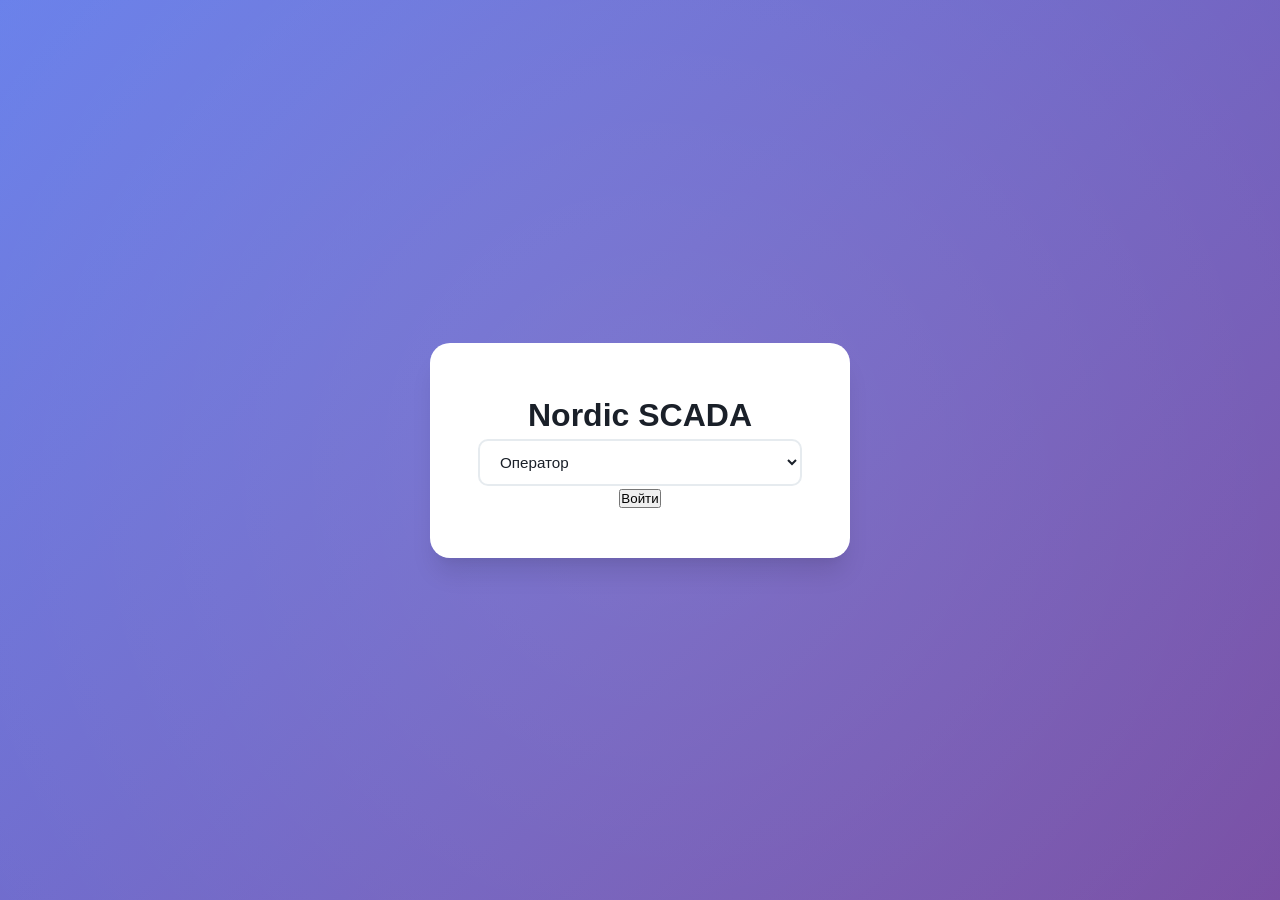
<file: nordic-scada/index.html>
<!DOCTYPE html>
<html lang="ru">
<head>
    <meta charset="UTF-8">
    <meta name="viewport" content="width=device-width, initial-scale=1.0">
    <title>Nordic SCADA</title>
    <link rel="stylesheet" href="css/style.css">
</head>
<body>
    <!-- Экран входа -->
    <div id="login-screen" class="screen active">
        <div class="login-container">
            <h1>Nordic SCADA</h1>
            <select id="user-role">
                <option value="operator">Оператор</option>
                <option value="admin">Администратор</option>
            </select>
            <input type="password" id="password-input" placeholder="Пароль" style="display:none;">
            <button id="login-btn">Войти</button>
            <p id="login-error" class="error"></p>
        </div>
    </div>

    <!-- Основной интерфейс -->
    <div id="main-interface" class="screen">
        <!-- Боковое меню -->
        <aside class="sidebar">
            <div class="menu-section">
                <h3>Меню</h3>
                <ul id="main-menu">
                    <li data-module="devices"><span class="icon">🔌</span> Устройства</li>
                    <li data-module="settings" class="admin-only"><span class="icon">⚙️</span> Настройки</li>
                    <li data-module="alarms"><span class="icon">⚠️</span> Аварии</li>
                    <li data-module="io-monitor" class="admin-only"><span class="icon">📊</span> I/O Монитор</li>
                    <li data-module="graphs"><span class="icon">📈</span> Графики</li>
                </ul>
            </div>
            <div id="dynamic-modules" class="menu-section">
                <!-- Динамические модули -->
            </div>
            <div class="user-info">
                <span id="current-user">Гость</span>
                <button id="logout-btn">Выход</button>
            </div>
        </aside>

        <!-- Основная рабочая область -->
        <main class="workspace">
            <!-- Панель устройств -->
            <div id="devices-panel" class="module-panel active">
                <div class="panel-header">
                    <h2>Устройства</h2>
                    <button id="add-device-btn" class="admin-only">+ Добавить устройство</button>
                </div>
                <div id="devices-list" class="devices-grid">
                    <!-- Список устройств -->
                </div>
            </div>

            <!-- Мнемосхема устройства -->
            <div id="schema-panel" class="module-panel">
                <div class="panel-header">
                    <button id="back-to-devices">← Назад</button>
                    <h2 id="schema-title">Мнемосхема</h2>
                    <div class="schema-controls">
                        <button id="save-schema-btn" class="admin-only">💾 Сохранить</button>
                        <button id="toggle-library-btn" class="admin-only">📚 Библиотека</button>
                        <button id="zoom-in">+</button>
                        <button id="zoom-out">−</button>
                        <button id="toggle-grid">Сетка</button>
                    </div>
                </div>
                <div id="schema-canvas-container" class="canvas-container">
                    <div id="schema-canvas" class="schema-canvas">
                        <!-- Элементы мнемосхемы -->
                    </div>
                </div>
                
                <!-- Библиотека элементов (админ) -->
                <div id="elements-library" class="library-panel admin-only">
                    <h3>Библиотека элементов</h3>
                    <div class="library-items">
                        <div class="library-item" data-type="fan">Вентилятор</div>
                        <div class="library-item" data-type="damper">Заслонка</div>
                        <div class="library-item" data-type="heater">Нагреватель</div>
                        <div class="library-item" data-type="filter">Фильтр</div>
                        <div class="library-item" data-type="sensor">Датчик</div>
                        <div class="library-item" data-type="button-start">Кнопка ПУСК</div>
                        <div class="library-item" data-type="button-stop">Кнопка СТОП</div>
                        <div class="library-item" data-type="mode-switch">Режим ДИСТ/МЕСТ</div>
                        <div class="library-item" data-type="season-switch">Режим ЗИМА/ЛЕТО</div>
                        <div class="library-item" data-type="setpoint">Уставка</div>
                    </div>
                </div>
                
                <!-- Панель свойств элемента -->
                <div id="element-properties" class="properties-panel">
                    <h3>Свойства элемента</h3>
                    <div id="properties-content">
                        <label>Название: <input type="text" id="prop-name"></label>
                        <label>Переменная: 
                            <select id="prop-variable">
                                <option value="">-- Выберите --</option>
                            </select>
                        </label>
                        <label>Поворот: 
                            <select id="prop-rotation">
                                <option value="0">0°</option>
                                <option value="45">45°</option>
                                <option value="90">90°</option>
                                <option value="135">135°</option>
                                <option value="180">180°</option>
                                <option value="225">225°</option>
                                <option value="270">270°</option>
                                <option value="315">315°</option>
                            </select>
                        </label>
                        <button id="delete-element" class="admin-only danger">Удалить</button>
                    </div>
                </div>
            </div>

            <!-- Панель настроек -->
            <div id="settings-panel" class="module-panel admin-only">
                <div class="panel-header">
                    <h2>Настройки</h2>
                </div>
                <div class="settings-content">
                    <div class="setting-group">
                        <h3>Безопасность</h3>
                        <label>Путь к файлу паролей: <input type="text" id="secret-file-path" value="/etc/nordic/scada/secret.json"></label>
                        <label>Новый пароль администратора: <input type="password" id="new-admin-password"></label>
                        <button id="change-password-btn">Изменить пароль</button>
                    </div>
                    <div class="setting-group">
                        <h3>Модули</h3>
                        <div id="modules-config">
                            <!-- Конфигурация модулей -->
                        </div>
                        <button id="add-module-btn">+ Добавить модуль</button>
                    </div>
                </div>
            </div>

            <!-- Панель аварий -->
            <div id="alarms-panel" class="module-panel">
                <div class="panel-header">
                    <h2>Аварии</h2>
                    <label><input type="checkbox" id="show-only-active"> Только актуальные</label>
                    <select id="alarm-device-filter">
                        <option value="">Все устройства</option>
                    </select>
                </div>
                <div id="alarms-list" class="alarms-table">
                    <table>
                        <thead>
                            <tr>
                                <th>Дата</th>
                                <th>Устройство</th>
                                <th>Описание</th>
                                <th>Статус</th>
                                <th>Рекомендации</th>
                            </tr>
                        </thead>
                        <tbody>
                            <!-- Список аварий -->
                        </tbody>
                    </table>
                </div>
            </div>

            <!-- I/O Монитор -->
            <div id="io-monitor-panel" class="module-panel admin-only">
                <div class="panel-header">
                    <h2>I/O Монитор</h2>
                    <select id="io-device-filter">
                        <option value="">Выберите устройство</option>
                    </select>
                </div>
                <div id="io-variables-list" class="io-table">
                    <table>
                        <thead>
                            <tr>
                                <th>Название</th>
                                <th>Адрес</th>
                                <th>Тип</th>
                                <th>Значение</th>
                                <th>Действие</th>
                            </tr>
                        </thead>
                        <tbody>
                            <!-- Переменные устройства -->
                        </tbody>
                    </table>
                </div>
            </div>

            <!-- Панель графиков -->
            <div id="graphs-panel" class="module-panel">
                <div class="panel-header">
                    <h2>Графики</h2>
                    <button id="add-graph-btn">+ Добавить график</button>
                </div>
                <div id="graphs-container" class="graphs-wrapper">
                    <!-- Контейнеры для графиков -->
                </div>
            </div>
        </main>
    </div>

    <!-- Модальное окно добавления устройства -->
    <div id="add-device-modal" class="modal admin-only">
        <div class="modal-content">
            <h3>Добавить устройство</h3>
            <label>Название: <input type="text" id="device-name"></label>
            <label>Тип подключения: 
                <select id="device-type">
                    <option value="tcpip">TCP/IP</option>
                    <option value="modbus">MODBUS RTU</option>
                </select>
            </label>
            <label>IP/Порт: <input type="text" id="device-address" placeholder="192.168.1.100:502"></label>
            <label>Карта переменных (CSV/MAP): <input type="file" id="device-map-file"></label>
            <div class="modal-actions">
                <button id="confirm-add-device">Добавить</button>
                <button id="cancel-add-device">Отмена</button>
            </div>
        </div>
    </div>

    <script src="js/app.js"></script>
</body>
</html>
</file>
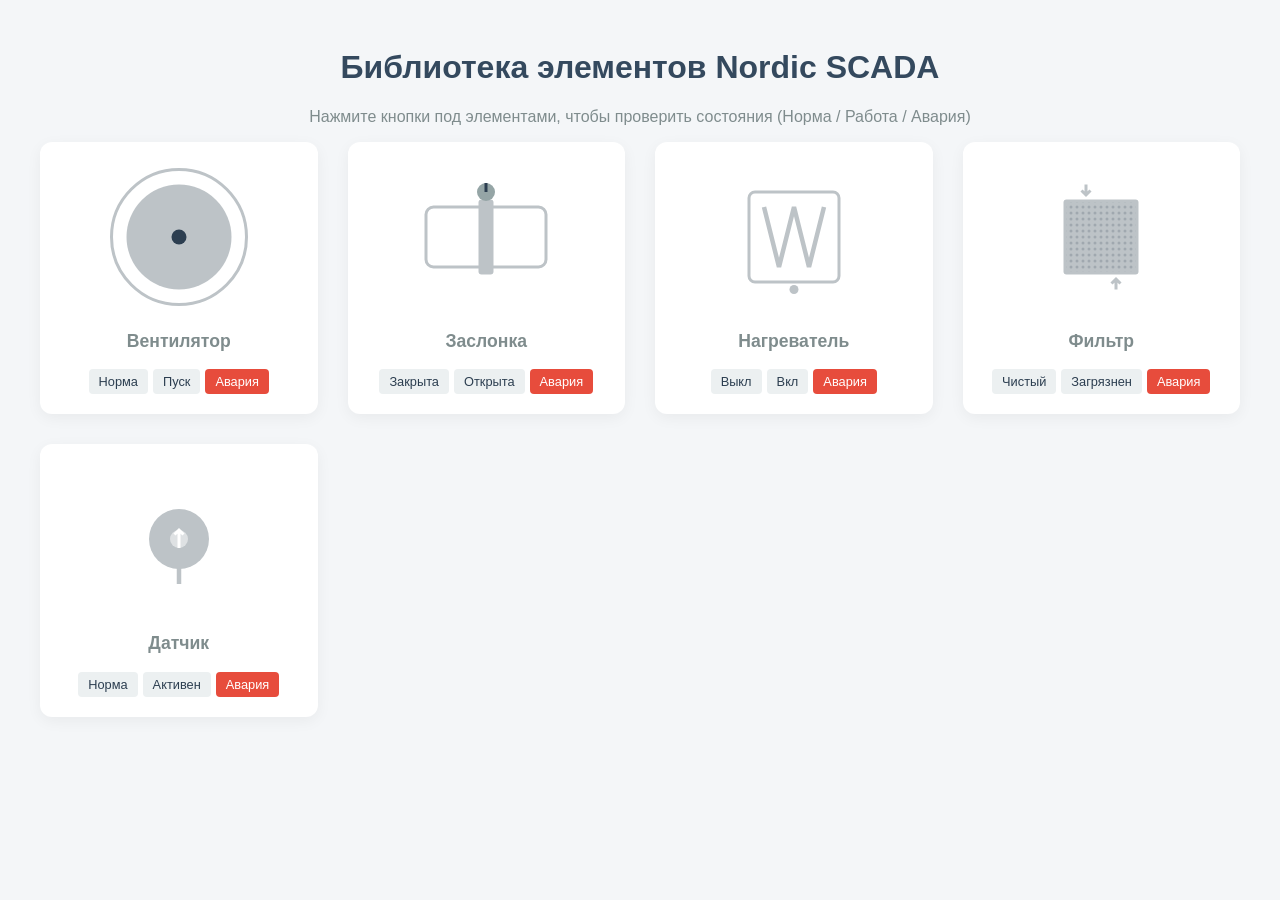
<file: nordic_scada_svg_library.html>
<!DOCTYPE html>
<html lang="ru">
<head>
    <meta charset="UTF-8">
    <meta name="viewport" content="width=device-width, initial-scale=1.0">
    <title>Nordic SCADA - Библиотека SVG элементов</title>
    <style>
        body {
            font-family: 'Segoe UI', Tahoma, Geneva, Verdana, sans-serif;
            background-color: #f4f6f8; /* Светлый фон в стиле Nordic */
            color: #2c3e50;
            padding: 20px;
        }
        h1 { text-align: center; color: #34495e; }
        .gallery {
            display: grid;
            grid-template-columns: repeat(auto-fit, minmax(250px, 1fr));
            gap: 30px;
            max-width: 1200px;
            margin: 0 auto;
        }
        .card {
            background: white;
            border-radius: 12px;
            padding: 20px;
            box-shadow: 0 4px 15px rgba(0,0,0,0.05);
            text-align: center;
            transition: transform 0.2s;
        }
        .card:hover { transform: translateY(-5px); }
        .card h3 { margin-top: 15px; font-size: 1.1em; color: #7f8c8d; }
        
        /* Общие стили для SVG */
        svg {
            width: 150px;
            height: 150px;
            /* Переменные для управления состоянием из JS */
            --primary-color: #bdc3c7; /* Цвет покоя */
            --active-color: #3498db;  /* Цвет работы */
            --alarm-color: #e74c3c;   /* Цвет аварии */
            --status: var(--primary-color); /* Текущий статус */
        }

        /* --- АНИМАЦИИ --- */

        /* 1. Вентилятор: Вращение */
        @keyframes spin {
            from { transform: rotate(0deg); transform-origin: center; }
            to { transform: rotate(360deg); transform-origin: center; }
        }
        .fan-blades {
            transition: fill 0.3s;
            fill: var(--status);
        }
        .fan-running .fan-blades {
            animation: spin 1s linear infinite;
        }
        .fan-alarm .fan-blades {
            animation: spin 0.2s linear infinite; /* Быстрое дерганье при аварии */
            fill: var(--alarm-color);
        }

        /* 2. Заслонка: Поворот створки */
        @keyframes flap-open {
            0% { transform: scaleY(0.1); }
            100% { transform: scaleY(1); }
        }
        .damper-body { fill: var(--status); transition: fill 0.3s; }
        .damper-flap { 
            transform-origin: center; 
            transition: transform 0.5s ease-in-out;
        }
        .damper-open .damper-flap {
            transform: scaleY(0.1); /* Имитация открытия (вид сбоку) или поворот */
        }
        /* Для наглядности сделаем поворот прямоугольника */
        .damper-flap-rect {
            transform-origin: center;
            transition: transform 0.5s cubic-bezier(0.4, 0, 0.2, 1);
        }
        .damper-open .damper-flap-rect {
            transform: rotate(90deg); /* Открыта */
            fill: var(--active-color);
        }
        .damper-closed .damper-flap-rect {
            transform: rotate(0deg); /* Закрыта */
            fill: var(--status);
        }
        .damper-alarm .damper-body { fill: var(--alarm-color); }

        /* 3. Нагреватель: Пульсация тепла */
        @keyframes heat-pulse {
            0% { opacity: 0.3; }
            50% { opacity: 1; }
            100% { opacity: 0.3; }
        }
        .heater-element {
            stroke: var(--status);
            stroke-width: 3;
            fill: none;
            transition: stroke 0.3s;
        }
        .heater-on .heater-element {
            stroke: var(--active-color); /* Или оранжевый #e67e22 */
            animation: heat-pulse 1.5s ease-in-out infinite;
        }
        .heater-alarm .heater-element {
            stroke: var(--alarm-color);
            animation: heat-pulse 0.5s ease-in-out infinite;
        }

        /* 4. Фильтр: Загрязнение (изменение прозрачности/цвета) */
        .filter-frame { fill: var(--status); transition: fill 0.3s; }
        .filter-mesh { 
            fill-opacity: 0.2; 
            transition: fill-opacity 0.5s, fill 0.5s;
        }
        .filter-dirty .filter-mesh {
            fill-opacity: 0.8;
            fill: #7f8c8d; /* Серый цвет загрязнения */
        }
        .filter-alarm .filter-frame {
            fill: var(--alarm-color);
        }

        /* 5. Датчик: Мигание индикатора */
        .sensor-body { fill: var(--status); transition: fill 0.3s; }
        .sensor-led {
            fill: white;
            opacity: 0.5;
            transition: opacity 0.3s;
        }
        .sensor-active .sensor-led {
            animation: blink 1s steps(2, start) infinite;
        }
        @keyframes blink {
            to { opacity: 1; }
        }
        .sensor-alarm .sensor-body { fill: var(--alarm-color); }

        /* Контролы для демо */
        .controls {
            margin-top: 15px;
            display: flex;
            justify-content: center;
            gap: 5px;
        }
        button {
            padding: 5px 10px;
            border: none;
            border-radius: 4px;
            cursor: pointer;
            font-size: 0.8em;
            background: #ecf0f1;
            color: #2c3e50;
        }
        button:hover { background: #bdc3c7; }
        button.active { background: #3498db; color: white; }
        button.alarm { background: #e74c3c; color: white; }

    </style>
</head>
<body>

    <h1>Библиотека элементов Nordic SCADA</h1>
    <p style="text-align: center; color: #7f8c8d;">Нажмите кнопки под элементами, чтобы проверить состояния (Норма / Работа / Авария)</p>

    <div class="gallery">

        <!-- 1. ВЕНТИЛЯТОР -->
        <div class="card">
            <svg id="svg-fan" viewBox="0 0 100 100" xmlns="http://www.w3.org/2000/svg">
                <!-- Корпус -->
                <circle cx="50" cy="50" r="45" stroke="#bdc3c7" stroke-width="2" fill="none"/>
                <!-- Лопасти (группа для вращения) -->
                <g class="fan-blades-group">
                    <path class="fan-blades" d="M50 50 L50 15 A35 35 0 0 1 85 50 Z" />
                    <path class="fan-blades" d="M50 50 L85 50 A35 35 0 0 1 50 85 Z" />
                    <path class="fan-blades" d="M50 50 L50 85 A35 35 0 0 1 15 50 Z" />
                    <path class="fan-blades" d="M50 50 L15 50 A35 35 0 0 1 50 15 Z" />
                </g>
                <!-- Центр -->
                <circle cx="50" cy="50" r="5" fill="#2c3e50"/>
            </svg>
            <h3>Вентилятор</h3>
            <div class="controls">
                <button onclick="setState('fan', 'normal')">Норма</button>
                <button onclick="setState('fan', 'run')">Пуск</button>
                <button onclick="setState('fan', 'alarm')" class="alarm">Авария</button>
            </div>
        </div>

        <!-- 2. ЗАСЛОНКА -->
        <div class="card">
            <svg id="svg-damper" viewBox="0 0 100 100" xmlns="http://www.w3.org/2000/svg">
                <!-- Труба/Короб -->
                <rect x="10" y="30" width="80" height="40" rx="5" fill="none" stroke="#bdc3c7" stroke-width="2"/>
                <!-- Створка заслонки -->
                <rect id="damper-flap" class="damper-flap-rect" x="45" y="25" width="10" height="50" rx="2" fill="#bdc3c7"/>
                <!-- Привод (кружок сверху) -->
                <circle cx="50" cy="20" r="6" fill="#95a5a6"/>
                <line x1="50" y1="20" x2="50" y2="14" stroke="#2c3e50" stroke-width="2"/>
            </svg>
            <h3>Заслонка</h3>
            <div class="controls">
                <button onclick="setState('damper', 'closed')">Закрыта</button>
                <button onclick="setState('damper', 'open')">Открыта</button>
                <button onclick="setState('damper', 'alarm')" class="alarm">Авария</button>
            </div>
        </div>

        <!-- 3. НАГРЕВАТЕЛЬ -->
        <div class="card">
            <svg id="svg-heater" viewBox="0 0 100 100" xmlns="http://www.w3.org/2000/svg">
                <!-- Корпус -->
                <rect x="20" y="20" width="60" height="60" rx="4" fill="none" stroke="#bdc3c7" stroke-width="2"/>
                <!-- Тэн зигзагом -->
                <polyline class="heater-element" points="30,30 40,70 50,30 60,70 70,30"/>
                <!-- Индикатор -->
                <circle cx="50" cy="85" r="3" fill="#bdc3c7" class="heater-indicator"/>
            </svg>
            <h3>Нагреватель</h3>
            <div class="controls">
                <button onclick="setState('heater', 'normal')">Выкл</button>
                <button onclick="setState('heater', 'run')">Вкл</button>
                <button onclick="setState('heater', 'alarm')" class="alarm">Авария</button>
            </div>
        </div>

        <!-- 4. ФИЛЬТР -->
        <div class="card">
            <svg id="svg-filter" viewBox="0 0 100 100" xmlns="http://www.w3.org/2000/svg">
                <!-- Рамка -->
                <rect x="25" y="25" width="50" height="50" rx="2" class="filter-frame"/>
                <!-- Сетка фильтра -->
                <pattern id="mesh" x="0" y="0" width="4" height="4" patternUnits="userSpaceOnUse">
                    <circle cx="2" cy="2" r="1" fill="#2c3e50"/>
                </pattern>
                <rect x="27" y="27" width="46" height="46" class="filter-mesh" fill="url(#mesh)"/>
                <!-- Стрелки потока -->
                <path d="M40 15 L40 22 M37 19 L40 22 L43 19" stroke="#bdc3c7" stroke-width="2" fill="none"/>
                <path d="M60 85 L60 78 M57 81 L60 78 L63 81" stroke="#bdc3c7" stroke-width="2" fill="none"/>
            </svg>
            <h3>Фильтр</h3>
            <div class="controls">
                <button onclick="setState('filter', 'normal')">Чистый</button>
                <button onclick="setState('filter', 'dirty')">Загрязнен</button>
                <button onclick="setState('filter', 'alarm')" class="alarm">Авария</button>
            </div>
        </div>

        <!-- 5. ДАТЧИК (Температуры/Давления) -->
        <div class="card">
            <svg id="svg-sensor" viewBox="0 0 100 100" xmlns="http://www.w3.org/2000/svg">
                <!-- Ножка датчика -->
                <line x1="50" y1="80" x2="50" y2="60" stroke="#bdc3c7" stroke-width="3"/>
                <!-- Головка датчика -->
                <circle cx="50" cy="50" r="20" class="sensor-body"/>
                <!-- Индикатор внутри -->
                <circle cx="50" cy="50" r="6" class="sensor-led"/>
                <!-- Значок (например, термометр) -->
                <path d="M50 44 L50 56 M47 47 L50 44 L53 47" stroke="white" stroke-width="2" fill="none" style="pointer-events:none;"/>
            </svg>
            <h3>Датчик</h3>
            <div class="controls">
                <button onclick="setState('sensor', 'normal')">Норма</button>
                <button onclick="setState('sensor', 'active')">Активен</button>
                <button onclick="setState('sensor', 'alarm')" class="alarm">Авария</button>
            </div>
        </div>

    </div>

    <script>
        // Функция управления состояниями для демонстрации
        function setState(type, state) {
            const svg = document.getElementById(`svg-${type}`);
            const buttons = svg.parentElement.querySelectorAll('button');
            
            // Сброс классов
            svg.className = '';
            buttons.forEach(b => b.classList.remove('active'));

            // Логика переключения
            if (type === 'fan') {
                if (state === 'run') {
                    svg.classList.add('fan-running');
                    buttons[1].classList.add('active');
                    svg.style.setProperty('--status', 'var(--active-color)');
                } else if (state === 'alarm') {
                    svg.classList.add('fan-alarm');
                    buttons[2].classList.add('active');
                    svg.style.setProperty('--status', 'var(--alarm-color)');
                } else {
                    buttons[0].classList.add('active');
                    svg.style.setProperty('--status', 'var(--primary-color)');
                }
            }

            if (type === 'damper') {
                if (state === 'open') {
                    svg.classList.add('damper-open');
                    svg.classList.remove('damper-closed');
                    buttons[1].classList.add('active');
                    svg.style.setProperty('--status', 'var(--active-color)');
                } else if (state === 'closed') {
                    svg.classList.add('damper-closed');
                    svg.classList.remove('damper-open');
                    buttons[0].classList.add('active');
                    svg.style.setProperty('--status', 'var(--primary-color)');
                } else if (state === 'alarm') {
                    svg.classList.add('damper-alarm');
                    buttons[2].classList.add('active');
                    svg.style.setProperty('--status', 'var(--alarm-color)');
                }
            }

            if (type === 'heater') {
                if (state === 'run') {
                    svg.classList.add('heater-on');
                    buttons[1].classList.add('active');
                    svg.style.setProperty('--status', '#e67e22'); // Оранжевый для тепла
                } else if (state === 'alarm') {
                    svg.classList.add('heater-alarm');
                    buttons[2].classList.add('active');
                    svg.style.setProperty('--status', 'var(--alarm-color)');
                } else {
                    svg.classList.remove('heater-on');
                    buttons[0].classList.add('active');
                    svg.style.setProperty('--status', 'var(--primary-color)');
                }
            }

            if (type === 'filter') {
                if (state === 'dirty') {
                    svg.classList.add('filter-dirty');
                    buttons[1].classList.add('active');
                    svg.style.setProperty('--status', '#f1c40f'); // Желтый предупреждение
                } else if (state === 'alarm') {
                    svg.classList.add('filter-alarm');
                    buttons[2].classList.add('active');
                    svg.style.setProperty('--status', 'var(--alarm-color)');
                } else {
                    svg.classList.remove('filter-dirty');
                    buttons[0].classList.add('active');
                    svg.style.setProperty('--status', 'var(--active-color)'); // Зеленый норма
                }
            }

            if (type === 'sensor') {
                if (state === 'active') {
                    svg.classList.add('sensor-active');
                    buttons[1].classList.add('active');
                    svg.style.setProperty('--status', 'var(--active-color)');
                } else if (state === 'alarm') {
                    svg.classList.add('sensor-alarm');
                    svg.classList.remove('sensor-active');
                    buttons[2].classList.add('active');
                    svg.style.setProperty('--status', 'var(--alarm-color)');
                } else {
                    svg.classList.remove('sensor-active');
                    buttons[0].classList.add('active');
                    svg.style.setProperty('--status', 'var(--primary-color)');
                }
            }
        }
    </script>
</body>
</html>
</file>
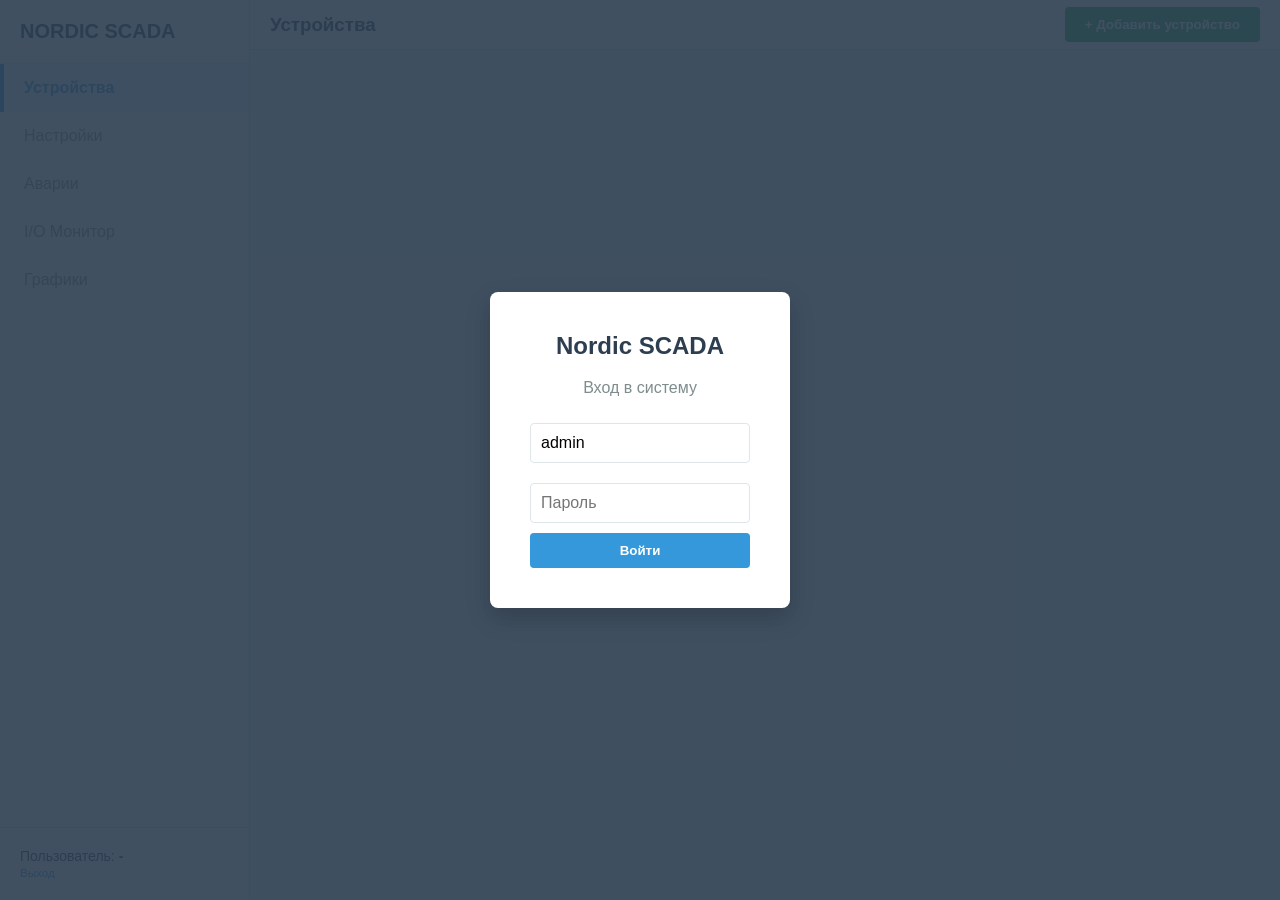
<file: scada_nordic.html>
<!DOCTYPE html>
<html lang="ru">
<head>
    <meta charset="UTF-8">
    <title>Nordic SCADA System</title>
    <style>
        :root {
            --bg-color: #f0f2f5;
            --panel-bg: #ffffff;
            --text-main: #2c3e50;
            --text-secondary: #7f8c8d;
            --accent: #3498db;
            --accent-hover: #2980b9;
            --danger: #e74c3c;
            --success: #27ae60;
            --warning: #f39c12;
            --border: #dfe6e9;
            --grid-line: #ecf0f1;
            --grid-major: #bdc3c7;
            
            /* Статусы элементов */
            --status-stop: #bdc3c7;
            --status-run: #27ae60;
            --status-alarm: #e74c3c;
        }

        * { box-sizing: border-box; user-select: none; }
        body { margin: 0; font-family: 'Segoe UI', Tahoma, Geneva, Verdana, sans-serif; background: var(--bg-color); color: var(--text-main); overflow: hidden; height: 100vh; display: flex; }

        /* Login Modal */
        #login-modal {
            position: fixed; top: 0; left: 0; width: 100%; height: 100%;
            background: rgba(44, 62, 80, 0.9); z-index: 9999;
            display: flex; justify-content: center; align-items: center;
        }
        .login-box {
            background: var(--panel-bg); padding: 40px; border-radius: 8px;
            box-shadow: 0 10px 25px rgba(0,0,0,0.2); text-align: center; width: 300px;
        }
        .login-box input {
            width: 100%; padding: 10px; margin: 10px 0; border: 1px solid var(--border);
            border-radius: 4px; font-size: 16px;
        }
        .btn {
            padding: 10px 20px; border: none; border-radius: 4px; cursor: pointer;
            font-weight: 600; transition: 0.2s; background: var(--accent); color: white;
        }
        .btn:hover { background: var(--accent-hover); }
        .btn-danger { background: var(--danger); }
        .btn-success { background: var(--success); }

        /* Sidebar */
        #sidebar {
            width: 250px; background: var(--panel-bg); border-right: 1px solid var(--border);
            display: flex; flex-direction: column; z-index: 100;
        }
        .logo { padding: 20px; font-size: 20px; font-weight: bold; border-bottom: 1px solid var(--border); }
        .menu { flex: 1; overflow-y: auto; list-style: none; padding: 0; margin: 0; }
        .menu-item {
            padding: 15px 20px; cursor: pointer; border-left: 4px solid transparent;
            color: var(--text-secondary); transition: 0.2s;
        }
        .menu-item:hover { background: #f8f9fa; color: var(--text-main); }
        .menu-item.active { border-left-color: var(--accent); background: #ebf5fb; color: var(--accent); font-weight: 600; }
        .user-info { padding: 20px; border-top: 1px solid var(--border); font-size: 14px; }

        /* Main Content */
        #main-area { flex: 1; position: relative; overflow: hidden; display: flex; flex-direction: column; }
        
        /* Top Bar for specific views */
        .top-bar {
            height: 50px; background: var(--panel-bg); border-bottom: 1px solid var(--border);
            display: flex; align-items: center; padding: 0 20px; justify-content: space-between;
        }

        /* Views */
        .view-section { display: none; height: 100%; width: 100%; position: absolute; top: 0; left: 0; }
        .view-section.active { display: block; }

        /* Devices View */
        #devices-canvas {
            width: 100%; height: calc(100% - 50px); position: relative;
            background-image: radial-gradient(var(--grid-line) 1px, transparent 1px);
            background-size: 20px 20px; overflow: auto; cursor: grab;
        }
        .device-card {
            position: absolute; width: 200px; background: var(--panel-bg);
            border: 1px solid var(--border); border-radius: 6px; padding: 10px;
            box-shadow: 0 2px 5px rgba(0,0,0,0.05); cursor: pointer;
            transition: transform 0.1s;
        }
        .device-card:hover { transform: translateY(-2px); box-shadow: 0 5px 15px rgba(0,0,0,0.1); }
        .device-header { display: flex; justify-content: space-between; margin-bottom: 5px; font-weight: bold; }
        .status-indicator { width: 10px; height: 10px; border-radius: 50%; display: inline-block; }
        .status-stop { background: var(--status-stop); }
        .status-run { background: var(--status-run); }
        .status-alarm { background: var(--status-alarm); animation: pulse 1s infinite; }

        /* Mimic Schema Editor */
        #mimic-editor {
            width: 100%; height: 100%; position: relative; overflow: hidden;
            background-color: #fafafa;
        }
        #schema-canvas {
            position: absolute; top: 0; left: 0; transform-origin: 0 0;
            width: 5000px; height: 5000px; /* Large canvas */
        }
        .grid-overlay {
            position: absolute; top: 0; left: 0; width: 100%; height: 100%; pointer-events: none;
            background-image: 
                linear-gradient(var(--grid-line) 1px, transparent 1px),
                linear-gradient(90deg, var(--grid-line) 1px, transparent 1px);
            background-size: 20px 20px;
        }
        .grid-overlay.major {
            background-image: 
                linear-gradient(var(--grid-major) 1px, transparent 1px),
                linear-gradient(90deg, var(--grid-major) 1px, transparent 1px);
            background-size: 100px 100px;
        }

        /* Library Panel */
        #library-panel {
            position: absolute; right: 0; top: 50px; bottom: 0; width: 250px;
            background: var(--panel-bg); border-left: 1px solid var(--border);
            transform: translateX(100%); transition: transform 0.3s; z-index: 50;
            padding: 10px; overflow-y: auto;
        }
        #library-panel.open { transform: translateX(0); }
        .lib-item {
            padding: 10px; border: 1px solid var(--border); margin-bottom: 10px;
            border-radius: 4px; cursor: grab; display: flex; align-items: center; gap: 10px;
            background: #fff;
        }
        .lib-item svg { width: 32px; height: 32px; }

        /* Placed Elements on Schema */
        .schema-element {
            position: absolute; width: 60px; height: 60px; cursor: grab;
            display: flex; justify-content: center; align-items: center;
        }
        .schema-element.selected { outline: 2px dashed var(--accent); }
        .schema-element svg { width: 100%; height: 100%; pointer-events: none; }
        
        /* Properties Panel */
        #properties-panel {
            position: absolute; left: 20px; top: 70px; width: 280px;
            background: var(--panel-bg); padding: 15px; border-radius: 6px;
            box-shadow: 0 5px 20px rgba(0,0,0,0.1); display: none; z-index: 60;
        }
        .prop-row { margin-bottom: 10px; }
        .prop-row label { display: block; font-size: 12px; color: var(--text-secondary); margin-bottom: 4px; }
        .prop-row input, .prop-row select { width: 100%; padding: 6px; border: 1px solid var(--border); border-radius: 4px; }

        /* Control Block on Schema */
        .control-block {
            position: absolute; background: rgba(255,255,255,0.9); border: 1px solid var(--border);
            padding: 10px; border-radius: 4px; display: grid; grid-template-columns: 1fr 1fr; gap: 5px;
            box-shadow: 0 2px 10px rgba(0,0,0,0.1);
        }
        .ctrl-btn {
            padding: 5px; font-size: 12px; border: 1px solid var(--border); background: #fff;
            cursor: pointer; border-radius: 3px;
        }
        .ctrl-btn.active { background: var(--success); color: white; border-color: var(--success); }
        .ctrl-btn.stop-active { background: var(--danger); color: white; border-color: var(--danger); }

        /* Charts View */
        #charts-container { padding: 20px; height: 100%; overflow-y: auto; }
        .chart-card { background: var(--panel-bg); padding: 20px; margin-bottom: 20px; border-radius: 6px; border: 1px solid var(--border); }
        .chart-placeholder { height: 300px; background: #f8f9fa; border: 1px dashed var(--border); display: flex; align-items: center; justify-content: center; color: var(--text-secondary); }

        /* Alarms View */
        #alarms-list { padding: 20px; }
        .alarm-table { width: 100%; border-collapse: collapse; background: var(--panel-bg); }
        .alarm-table th, .alarm-table td { padding: 12px; text-align: left; border-bottom: 1px solid var(--border); }
        .alarm-row.alarm-active { background: #fdedec; }

        @keyframes pulse { 0% { opacity: 1; } 50% { opacity: 0.5; } 100% { opacity: 1; } }

        /* Helper Classes */
        .hidden { display: none !important; }
        .flex-row { display: flex; gap: 10px; align-items: center; }
    </style>
</head>
<body>

    <!-- Login -->
    <div id="login-modal">
        <div class="login-box">
            <h2 style="margin-top:0;">Nordic SCADA</h2>
            <p style="color:var(--text-secondary)">Вход в систему</p>
            <input type="text" id="username" placeholder="Логин (admin/operator)" value="admin">
            <input type="password" id="password" placeholder="Пароль">
            <button class="btn" style="width:100%" onclick="app.login()">Войти</button>
            <p id="login-error" style="color:var(--danger); display:none; margin-top:10px;">Неверный логин или пароль</p>
        </div>
    </div>

    <!-- Sidebar -->
    <div id="sidebar">
        <div class="logo">NORDIC SCADA</div>
        <ul class="menu" id="main-menu">
            <li class="menu-item active" data-view="devices">Устройства</li>
            <li class="menu-item hidden-admin-only" data-view="settings">Настройки</li>
            <li class="menu-item" data-view="alarms">Аварии</li>
            <li class="menu-item hidden-admin-only" data-view="io-monitor">I/O Монитор</li>
            <li class="menu-item" data-view="charts">Графики</li>
        </ul>
        <div class="user-info">
            Пользователь: <span id="current-user" style="font-weight:bold">-</span><br>
            <small style="cursor:pointer; color:var(--accent)" onclick="app.logout()">Выход</small>
        </div>
    </div>

    <!-- Main Area -->
    <div id="main-area">
        
        <!-- Devices View -->
        <div id="view-devices" class="view-section active">
            <div class="top-bar">
                <h3>Устройства</h3>
                <div class="flex-row">
                    <button class="btn btn-success" onclick="app.addDevicePrompt()">+ Добавить устройство</button>
                </div>
            </div>
            <div id="devices-canvas" onmousedown="app.handleCanvasMouseDown(event, 'devices')">
                <!-- Device cards will be injected here -->
            </div>
        </div>

        <!-- Mimic Schema View (Dynamic) -->
        <div id="view-mimic" class="view-section">
            <div class="top-bar">
                <div class="flex-row">
                    <button class="btn" onclick="app.closeMimic()">← Назад</button>
                    <h3 id="mimic-title">Мнемосхема: Устройство 1</h3>
                </div>
                <div class="flex-row">
                    <button class="btn" id="btn-library" onclick="app.toggleLibrary()" style="display:none">📚 Библиотека</button>
                    <button class="btn" onclick="app.saveSchema()">💾 Сохранить JSON</button>
                    <button class="btn" onclick="app.loadSchema()">📂 Загрузить</button>
                    <select id="zoom-select" onchange="app.setZoom(this.value)">
                        <option value="0.5">50%</option>
                        <option value="0.75">75%</option>
                        <option value="1" selected>100%</option>
                        <option value="1.5">150%</option>
                        <option value="2">200%</option>
                    </select>
                </div>
            </div>
            <div id="mimic-editor">
                <div class="grid-overlay major" id="grid-bg"></div>
                <div id="schema-canvas" onmousedown="app.handleCanvasMouseDown(event, 'schema')">
                    <!-- Elements injected here -->
                    
                    <!-- Control Block Example (Hidden by default, shown on device click) -->
                    <div id="device-controls" class="control-block hidden">
                        <button class="ctrl-btn" onclick="app.controlAction('START')">ПУСК</button>
                        <button class="ctrl-btn stop-active" onclick="app.controlAction('STOP')">СТОП</button>
                        <button class="ctrl-btn" onclick="app.controlAction('MODE_DIST')">ДИСТ</button>
                        <button class="ctrl-btn" onclick="app.controlAction('MODE_LOCAL')">МЕСТ</button>
                        <button class="ctrl-btn" onclick="app.controlAction('SEASON_WINTER')">ЗИМА</button>
                        <button class="ctrl-btn" onclick="app.controlAction('SEASON_SUMMER')">ЛЕТО</button>
                        <div style="grid-column: span 2; margin-top:5px;">
                            <label style="font-size:10px">Уставка:</label>
                            <input type="number" style="width:100%; padding:4px;" value="24.0">
                        </div>
                    </div>
                </div>
                
                <!-- Library Panel -->
                <div id="library-panel">
                    <h4>Библиотека элементов</h4>
                    <div class="lib-item" draggable="true" ondragstart="app.dragStart(event, 'fan')">
                        <svg viewBox="0 0 100 100"><circle cx="50" cy="50" r="45" fill="#ecf0f1" stroke="#bdc3c7" stroke-width="2"/><path d="M50 50 L50 10 A40 40 0 0 1 90 50 Z" fill="#3498db" class="blade"/><circle cx="50" cy="50" r="5" fill="#7f8c8d"/></svg>
                        Вентилятор
                    </div>
                    <div class="lib-item" draggable="true" ondragstart="app.dragStart(event, 'damper')">
                        <svg viewBox="0 0 100 100"><rect x="10" y="30" width="80" height="40" fill="#ecf0f1" stroke="#bdc3c7" stroke-width="2"/><rect x="30" y="30" width="40" height="40" fill="#f39c12" transform="rotate(45 50 50)" class="flap"/></svg>
                        Заслонка
                    </div>
                    <div class="lib-item" draggable="true" ondragstart="app.dragStart(event, 'heater')">
                        <svg viewBox="0 0 100 100"><rect x="20" y="20" width="60" height="60" fill="#ecf0f1" stroke="#bdc3c7" stroke-width="2"/><path d="M30 50 Q40 30 50 50 T70 50" fill="none" stroke="#e74c3c" stroke-width="3" class="coil"/></svg>
                        Нагреватель
                    </div>
                    <div class="lib-item" draggable="true" ondragstart="app.dragStart(event, 'filter')">
                        <svg viewBox="0 0 100 100"><rect x="20" y="20" width="60" height="60" fill="#ecf0f1" stroke="#bdc3c7" stroke-width="2"/><pattern id="grid" width="10" height="10" patternUnits="userSpaceOnUse"><path d="M 10 0 L 0 0 0 10" fill="none" stroke="#95a5a6" stroke-width="1"/></pattern><rect x="20" y="20" width="60" height="60" fill="url(#grid)"/></svg>
                        Фильтр
                    </div>
                </div>

                <!-- Properties Panel -->
                <div id="properties-panel">
                    <h4>Свойства элемента</h4>
                    <div class="prop-row">
                        <label>Название</label>
                        <input type="text" id="prop-name">
                    </div>
                    <div class="prop-row">
                        <label>Переменная (Tag)</label>
                        <select id="prop-tag">
                            <option value="">-- Нет --</option>
                            <!-- Populated dynamically -->
                        </select>
                    </div>
                    <div class="prop-row">
                        <label>Поворот (град)</label>
                        <select id="prop-rotation" onchange="app.updateElementRotation(this.value)">
                            <option value="0">0°</option>
                            <option value="45">45°</option>
                            <option value="90">90°</option>
                            <option value="135">135°</option>
                            <option value="180">180°</option>
                            <option value="225">225°</option>
                            <option value="270">270°</option>
                            <option value="315">315°</option>
                        </select>
                    </div>
                    <button class="btn btn-danger" style="width:100%; margin-top:10px;" onclick="app.deleteSelectedElement()">Удалить элемент</button>
                    <button class="btn" style="width:100%; margin-top:5px;" onclick="document.getElementById('properties-panel').style.display='none'">Закрыть</button>
                </div>
            </div>
        </div>

        <!-- Settings View -->
        <div id="view-settings" class="view-section">
            <div class="top-bar"><h3>Настройки системы</h3></div>
            <div style="padding:20px; max-width:600px;">
                <div class="prop-row">
                    <label>Путь к файлу секретов</label>
                    <input type="text" value="./secrets.json" readonly>
                </div>
                <div class="prop-row">
                    <label>Новый пароль администратора</label>
                    <input type="password" id="new-admin-pass">
                </div>
                <button class="btn" onclick="alert('Пароль изменен (имитация)')">Сохранить пароль</button>
                
                <hr style="margin:20px 0; border:0; border-top:1px solid var(--border)">
                
                <h4>Модули</h4>
                <div class="prop-row">
                    <label><input type="checkbox" checked> Модуль "Графики" (Виден оператору)</label>
                </div>
                <div class="prop-row">
                    <label><input type="checkbox"> Модуль "Отчетность" (Только админ)</label>
                </div>
                <button class="btn" onclick="alert('Модуль добавлен (имитация)')">Добавить модуль</button>
            </div>
        </div>

        <!-- Alarms View -->
        <div id="view-alarms" class="view-section">
            <div class="top-bar">
                <h3>Журнал аварий</h3>
                <label><input type="checkbox" checked> Только актуальные</label>
            </div>
            <div id="alarms-list">
                <table class="alarm-table">
                    <thead>
                        <tr>
                            <th>Дата/Время</th>
                            <th>Устройство</th>
                            <th>Описание</th>
                            <th>Статус</th>
                            <th>Рекомендация</th>
                        </tr>
                    </thead>
                    <tbody>
                        <tr class="alarm-row alarm-active">
                            <td>2023-10-27 10:15:00</td>
                            <td>Приточная установка №1</td>
                            <td>Авария двигателя вентилятора</td>
                            <td style="color:var(--danger)">Актуальна</td>
                            <td>Проверить автомат защиты двигателя</td>
                        </tr>
                        <tr class="alarm-row">
                            <td>2023-10-26 14:20:00</td>
                            <td>Вытяжная установка №2</td>
                            <td>Загрязнение фильтра</td>
                            <td style="color:var(--text-secondary)">Сброс</td>
                            <td>Заменить фильтрующий элемент</td>
                        </tr>
                    </tbody>
                </table>
            </div>
        </div>

        <!-- I/O Monitor View -->
        <div id="view-io-monitor" class="view-section">
            <div class="top-bar"><h3>I/O Монитор (Администратор)</h3></div>
            <div style="padding:20px;">
                <p style="color:var(--text-secondary)">Прямое управление переменными устройства.</p>
                <div style="background:white; padding:15px; border:1px solid var(--border); border-radius:4px; margin-bottom:10px;">
                    <strong>AI_01_Temp_Supply</strong> <br>
                    Value: <input type="number" value="22.5" style="width:80px"> 
                    <button class="btn" style="padding:2px 10px; font-size:12px;">Записать</button>
                    <span style="color:var(--success); font-size:12px; margin-left:10px;">RW</span>
                </div>
                <div style="background:white; padding:15px; border:1px solid var(--border); border-radius:4px;">
                    <strong>DI_01_Fan_Status</strong> <br>
                    Value: <span style="color:var(--success)">1 (Running)</span>
                    <span style="color:var(--text-secondary); font-size:12px; margin-left:10px;">RO</span>
                </div>
            </div>
        </div>

        <!-- Charts View -->
        <div id="view-charts" class="view-section">
            <div class="top-bar">
                <h3>Графики параметров</h3>
                <button class="btn" onclick="alert('Выберите переменную для добавления на график')">+ Добавить тренд</button>
            </div>
            <div id="charts-container">
                <div class="chart-card">
                    <div style="display:flex; justify-content:space-between; margin-bottom:10px;">
                        <strong>Температура притока (AI_01)</strong>
                        <span style="color:#3498db">● 24.5 °C</span>
                    </div>
                    <div class="chart-placeholder">
                        [Здесь будет Canvas график Chart.js или аналог]
                    </div>
                </div>
            </div>
        </div>

    </div>

<script>
/**
 * Nordic SCADA Logic
 */
const app = {
    currentUser: null,
    isAdmin: false,
    devices: [], // Array of device objects
    currentDeviceId: null,
    schemaElements: [], // Elements on current mimic
    selectedElementId: null,
    zoom: 1,
    panX: 0,
    panY: 0,
    isDragging: false,
    dragStartX: 0,
    dragStartY: 0,
    
    // Mock Data for Variables Map
    variableMap: [
        { id: 'V01_STATUS', name: 'Статус вентилятора', type: 'BOOL' },
        { id: 'V01_TEMP', name: 'Температура притока', type: 'FLOAT' },
        { id: 'V01_SETPOINT', name: 'Уставка температуры', type: 'FLOAT' },
        { id: 'V01_ALARM', name: 'Авария вентилятора', type: 'BOOL' }
    ],

    init: function() {
        // Check local storage for session if needed, for now just show login
        document.getElementById('password').addEventListener('keypress', (e) => {
            if (e.key === 'Enter') this.login();
        });
    },

    login: function() {
        const user = document.getElementById('username').value.toLowerCase();
        const pass = document.getElementById('password').value;
        const errorMsg = document.getElementById('login-error');

        if (user === 'admin' && pass === '333') {
            this.currentUser = 'admin';
            this.isAdmin = true;
            this.enterSystem();
        } else if (user === 'operator' && pass === '123') { // Default operator pass
            this.currentUser = 'operator';
            this.isAdmin = false;
            this.enterSystem();
        } else {
            errorMsg.style.display = 'block';
        }
    },

    enterSystem: function() {
        document.getElementById('login-modal').style.display = 'none';
        document.getElementById('current-user').textContent = this.currentUser.toUpperCase();
        
        // Adjust UI based on role
        const adminOnlyElements = document.querySelectorAll('.hidden-admin-only');
        adminOnlyElements.forEach(el => {
            if (this.isAdmin) el.classList.remove('hidden');
            else el.classList.add('hidden');
        });

        // Show library button only for admin
        document.getElementById('btn-library').style.display = this.isAdmin ? 'inline-block' : 'none';

        // Initialize mock devices if empty
        if (this.devices.length === 0) {
            this.devices.push({
                id: 1,
                name: 'Приточная установка №1',
                ip: '192.168.1.10',
                protocol: 'MODBUS TCP',
                status: 'run', // stop, run, alarm
                variables: this.variableMap
            });
            this.renderDevices();
        }
    },

    logout: function() {
        location.reload();
    },

    navigate: function(viewName) {
        // Hide all views
        document.querySelectorAll('.view-section').forEach(el => el.classList.remove('active'));
        document.querySelectorAll('.menu-item').forEach(el => el.classList.remove('active'));
        
        // Handle special case for Mimic (it's dynamic)
        if (viewName === 'mimic') {
            document.getElementById('view-mimic').classList.add('active');
        } else {
            document.getElementById(`view-${viewName}`).classList.add('active');
            // Highlight menu
            const menuItem = document.querySelector(`.menu-item[data-view="${viewName}"]`);
            if (menuItem) menuItem.classList.add('active');
        }
    },

    // --- Devices Logic ---

    renderDevices: function() {
        const canvas = document.getElementById('devices-canvas');
        canvas.innerHTML = '';
        this.devices.forEach(dev => {
            const card = document.createElement('div');
            card.className = 'device-card';
            card.style.left = (50 + (dev.id * 220)) % (canvas.clientWidth - 220) + 'px';
            card.style.top = (50 + Math.floor(dev.id / 3) * 150) + 'px';
            card.ondblclick = () => this.openMimic(dev.id);
            
            let statusClass = 'status-stop';
            if (dev.status === 'run') statusClass = 'status-run';
            if (dev.status === 'alarm') statusClass = 'status-alarm';

            card.innerHTML = `
                <div class="device-header">
                    <span>${dev.name}</span>
                    <span class="status-indicator ${statusClass}"></span>
                </div>
                <div style="font-size:12px; color:var(--text-secondary)">IP: ${dev.ip}</div>
                <div style="font-size:12px; color:var(--text-secondary)">Протокол: ${dev.protocol}</div>
                <div style="margin-top:5px; font-size:11px; color:var(--accent)">Перем. : ${dev.variables.length}</div>
            `;
            canvas.appendChild(card);
        });
    },

    addDevicePrompt: function() {
        const name = prompt("Название устройства:", "Новая установка");
        if (!name) return;
        const ip = prompt("IP Адрес или Порт COM:", "192.168.0.1");
        
        // Simulate CSV Upload
        const uploadCsv = confirm("Загрузить карту переменных (CSV/MAP)?\n(OK - загрузить стандартную, Cancel - пустая)");
        
        const newDev = {
            id: Date.now(),
            name: name,
            ip: ip,
            protocol: 'MODBUS TCP',
            status: 'stop',
            variables: uploadCsv ? this.variableMap : []
        };
        
        this.devices.push(newDev);
        this.renderDevices();
    },

    // --- Mimic Schema Logic ---

    openMimic: function(deviceId) {
        this.currentDeviceId = deviceId;
        const dev = this.devices.find(d => d.id === deviceId);
        document.getElementById('mimic-title').textContent = `Мнемосхема: ${dev.name}`;
        this.navigate('mimic');
        
        // Reset view
        this.schemaElements = []; // In real app, load from JSON here
        this.renderSchemaElements();
        document.getElementById('device-controls').classList.add('hidden');
    },

    closeMimic: function() {
        this.navigate('devices');
        this.currentDeviceId = null;
    },

    toggleLibrary: function() {
        document.getElementById('library-panel').classList.toggle('open');
    },

    dragStart: function(ev, type) {
        ev.dataTransfer.setData("elementType", type);
    },

    handleCanvasMouseDown: function(e, context) {
        if (context === 'schema') {
            // Pan logic or Deselect
            if (e.target.id === 'schema-canvas' || e.target.classList.contains('grid-overlay')) {
                this.selectedElementId = null;
                document.getElementById('properties-panel').style.display = 'none';
                document.getElementById('device-controls').classList.add('hidden');
                
                // Simple Pan implementation could go here
                this.isDragging = true;
                this.dragStartX = e.clientX;
                this.dragStartY = e.clientY;
            }
        }
    },

    // Drop handler for library items
    // Note: Need to attach drop event to schema-canvas in HTML or JS
    setupDropZone: function() {
        const canvas = document.getElementById('schema-canvas');
        canvas.ondrop = (e) => {
            e.preventDefault();
            const type = e.dataTransfer.getData("elementType");
            if (type) {
                const rect = canvas.getBoundingClientRect();
                const x = (e.clientX - rect.left) / this.zoom;
                const y = (e.clientY - rect.top) / this.zoom;
                this.addElement(type, x, y);
            }
        };
        canvas.ondragover = (e) => e.preventDefault();
        
        // Mouse move for panning (simplified)
        window.addEventListener('mousemove', (e) => {
            if (this.isDragging && this.currentDeviceId) {
                // Implement pan logic here if needed
                this.isDragging = false; // Disable for now to keep it simple
            }
        });
        window.addEventListener('mouseup', () => this.isDragging = false);
        
        // Wheel zoom
        canvas.onwheel = (e) => {
            e.preventDefault();
            const delta = e.deltaY > 0 ? 0.9 : 1.1;
            let newZoom = this.zoom * delta;
            newZoom = Math.min(Math.max(.2, newZoom), 5);
            this.setZoom(newZoom);
        };
    },

    addElement: function(type, x, y) {
        const id = 'el_' + Date.now();
        const element = {
            id: id,
            type: type,
            x: x,
            y: y,
            rotation: 0,
            name: type.toUpperCase(),
            tag: ''
        };
        this.schemaElements.push(element);
        this.renderSchemaElements();
    },

    renderSchemaElements: function() {
        // Clear existing elements (except controls)
        const canvas = document.getElementById('schema-canvas');
        const controls = document.getElementById('device-controls');
        canvas.innerHTML = '';
        canvas.appendChild(controls);

        this.schemaElements.forEach(el => {
            const div = document.createElement('div');
            div.className = 'schema-element';
            div.id = el.id;
            div.style.left = el.x + 'px';
            div.style.top = el.y + 'px';
            div.style.transform = `rotate(${el.rotation}deg)`;
            
            // Get SVG content based on type (Simplified for demo)
            let svgContent = '';
            if (el.type === 'fan') svgContent = '<svg viewBox="0 0 100 100"><circle cx="50" cy="50" r="45" fill="#ecf0f1" stroke="#bdc3c7" stroke-width="2"/><path d="M50 50 L50 10 A40 40 0 0 1 90 50 Z" fill="#3498db" class="blade"/><circle cx="50" cy="50" r="5" fill="#7f8c8d"/></svg>';
            if (el.type === 'damper') svgContent = '<svg viewBox="0 0 100 100"><rect x="10" y="30" width="80" height="40" fill="#ecf0f1" stroke="#bdc3c7" stroke-width="2"/><rect x="30" y="30" width="40" height="40" fill="#f39c12" transform="rotate(45 50 50)" class="flap"/></svg>';
            if (el.type === 'heater') svgContent = '<svg viewBox="0 0 100 100"><rect x="20" y="20" width="60" height="60" fill="#ecf0f1" stroke="#bdc3c7" stroke-width="2"/><path d="M30 50 Q40 30 50 50 T70 50" fill="none" stroke="#e74c3c" stroke-width="3" class="coil"/></svg>';
            if (el.type === 'filter') svgContent = '<svg viewBox="0 0 100 100"><rect x="20" y="20" width="60" height="60" fill="#ecf0f1" stroke="#bdc3c7" stroke-width="2"/><pattern id="grid" width="10" height="10" patternUnits="userSpaceOnUse"><path d="M 10 0 L 0 0 0 10" fill="none" stroke="#95a5a6" stroke-width="1"/></pattern><rect x="20" y="20" width="60" height="60" fill="url(#grid)"/></svg>';

            div.innerHTML = svgContent;
            
            div.onclick = (e) => {
                e.stopPropagation();
                this.selectElement(el);
            };

            // Simple Drag Logic for Element
            div.onmousedown = (e) => {
                e.stopPropagation();
                this.selectElement(el);
                const shiftX = e.clientX - div.getBoundingClientRect().left;
                const shiftY = e.clientY - div.getBoundingClientRect().top;
                
                const moveAt = (pageX, pageY) => {
                    const canvasRect = canvas.getBoundingClientRect();
                    let newLeft = pageX - canvasRect.left - shiftX;
                    let newTop = pageY - canvasRect.top - shiftY;
                    
                    // Snap to grid (20px)
                    newLeft = Math.round(newLeft / 20) * 20;
                    newTop = Math.round(newTop / 20) * 20;

                    div.style.left = newLeft + 'px';
                    div.style.top = newTop + 'px';
                    el.x = newLeft;
                    el.y = newTop;
                };

                const onMouseMove = (event) => moveAt(event.pageX, event.pageY);

                document.addEventListener('mousemove', onMouseMove);
                div.onmouseup = () => {
                    document.removeEventListener('mousemove', onMouseMove);
                    div.onmouseup = null;
                };
            };

            canvas.appendChild(div);
        });
    },

    selectElement: function(el) {
        this.selectedElementId = el.id;
        
        // Visual selection
        document.querySelectorAll('.schema-element').forEach(e => e.classList.remove('selected'));
        document.getElementById(el.id).classList.add('selected');

        // Show properties
        const panel = document.getElementById('properties-panel');
        panel.style.display = 'block';
        document.getElementById('prop-name').value = el.name;
        document.getElementById('prop-rotation').value = el.rotation;
        
        // Populate tags
        const dev = this.devices.find(d => d.id === this.currentDeviceId);
        const tagSelect = document.getElementById('prop-tag');
        tagSelect.innerHTML = '<option value="">-- Нет --</option>';
        if (dev && dev.variables) {
            dev.variables.forEach(v => {
                const opt = document.createElement('option');
                opt.value = v.id;
                opt.textContent = `${v.id} (${v.name})`;
                if (v.id === el.tag) opt.selected = true;
                tagSelect.appendChild(opt);
            });
        }
        
        // Save handler
        document.getElementById('prop-name').onchange = (e) => { el.name = e.target.value; };
        document.getElementById('prop-tag').onchange = (e) => { el.tag = e.target.value; };
    },

    updateElementRotation: function(deg) {
        if (!this.selectedElementId) return;
        const el = this.schemaElements.find(e => e.id === this.selectedElementId);
        if (el) {
            el.rotation = parseInt(deg);
            document.getElementById(el.id).style.transform = `rotate(${deg}deg)`;
        }
    },

    deleteSelectedElement: function() {
        if (!this.selectedElementId) return;
        this.schemaElements = this.schemaElements.filter(e => e.id !== this.selectedElementId);
        this.renderSchemaElements();
        document.getElementById('properties-panel').style.display = 'none';
        this.selectedElementId = null;
    },

    setZoom: function(val) {
        this.zoom = parseFloat(val);
        document.getElementById('schema-canvas').style.transform = `scale(${this.zoom})`;
        document.getElementById('zoom-select').value = val;
    },

    saveSchema: function() {
        const dataStr = "data:text/json;charset=utf-8," + encodeURIComponent(JSON.stringify(this.schemaElements));
        const downloadAnchorNode = document.createElement('a');
        downloadAnchorNode.setAttribute("href", dataStr);
        downloadAnchorNode.setAttribute("download", "schema_" + this.currentDeviceId + ".json");
        document.body.appendChild(downloadAnchorNode);
        downloadAnchorNode.click();
        downloadAnchorNode.remove();
    },
    
    loadSchema: function() {
        alert("Функция загрузки JSON (имитация): Выберите файл schema.json");
        // Implementation would require FileReader
    },

    controlAction: function(action) {
        console.log(`Control Command: ${action} sent to Device ${this.currentDeviceId}`);
        // Visual feedback
        const btns = document.querySelectorAll('.ctrl-btn');
        btns.forEach(b => b.classList.remove('active'));
        event.target.classList.add('active');
        
        // In real app, send Modbus/TCP command here
    }
};

// Initialize
window.onload = () => {
    app.init();
    app.setupDropZone();
};

</script>
</body>
</html>
</file>
<file: nordic-scada/css/style.css>
/* Nordic SCADA - Modern Design System */
:root {
    /* Nordic Color Palette */
    --nordic-bg: #F8FAFB;
    --nordic-surface: #FFFFFF;
    --nordic-surface-hover: #F5F7F9;
    --nordic-border: #E6EBEF;
    --nordic-text-primary: #1A2029;
    --nordic-text-secondary: #64748B;
    --nordic-text-muted: #94A3B8;
    
    /* Accent Colors */
    --accent-primary: #3B82F6;
    --accent-primary-hover: #2563EB;
    --accent-success: #10B981;
    --accent-warning: #F59E0B;
    --accent-danger: #EF4444;
    --accent-info: #06B6D4;
    
    /* Gradients */
    --gradient-primary: linear-gradient(135deg, #667eea 0%, #764ba2 100%);
    --gradient-nordic: linear-gradient(135deg, #f5f7fa 0%, #c3cfe2 100%);
    
    /* Shadows */
    --shadow-sm: 0 1px 2px rgba(0, 0, 0, 0.05);
    --shadow-md: 0 4px 6px -1px rgba(0, 0, 0, 0.1), 0 2px 4px -1px rgba(0, 0, 0, 0.06);
    --shadow-lg: 0 10px 15px -3px rgba(0, 0, 0, 0.1), 0 4px 6px -2px rgba(0, 0, 0, 0.05);
    --shadow-xl: 0 20px 25px -5px rgba(0, 0, 0, 0.1), 0 10px 10px -5px rgba(0, 0, 0, 0.04);
    
    /* Border Radius */
    --radius-sm: 6px;
    --radius-md: 10px;
    --radius-lg: 14px;
    --radius-xl: 20px;
    
    /* Transitions */
    --transition-fast: 150ms cubic-bezier(0.4, 0, 0.2, 1);
    --transition-base: 200ms cubic-bezier(0.4, 0, 0.2, 1);
    --transition-slow: 300ms cubic-bezier(0.4, 0, 0.2, 1);
}

* {
    margin: 0;
    padding: 0;
    box-sizing: border-box;
}

body {
    font-family: 'Inter', -apple-system, BlinkMacSystemFont, 'Segoe UI', Roboto, sans-serif;
    background: var(--nordic-bg);
    color: var(--nordic-text-primary);
    overflow: hidden;
    line-height: 1.5;
    -webkit-font-smoothing: antialiased;
    -moz-osx-font-smoothing: grayscale;
}

.screen {
    display: none;
    height: 100vh;
    width: 100vw;
}

.screen.active {
    display: flex;
}

/* ===== Login Screen ===== */
#login-screen {
    justify-content: center;
    align-items: center;
    background: var(--gradient-primary);
    position: relative;
    overflow: hidden;
}

#login-screen::before {
    content: '';
    position: absolute;
    top: -50%;
    left: -50%;
    width: 200%;
    height: 200%;
    background: radial-gradient(circle, rgba(255,255,255,0.1) 0%, transparent 70%);
    animation: pulse 15s ease-in-out infinite;
}

@keyframes pulse {
    0%, 100% { transform: scale(1); opacity: 0.5; }
    50% { transform: scale(1.1); opacity: 0.8; }
}

.login-container {
    background: var(--nordic-surface);
    padding: 3rem;
    border-radius: var(--radius-xl);
    box-shadow: var(--shadow-xl);
    text-align: center;
    min-width: 420px;
    max-width: 480px;
    position: relative;
    z-index: 1;
    backdrop-filter: blur(10px);
}

.login-header {
    margin-bottom: 2rem;
}

.logo-icon {
    font-size: 3.5rem;
    margin-bottom: 1rem;
    display: block;
    animation: float 3s ease-in-out infinite;
}

@keyframes float {
    0%, 100% { transform: translateY(0); }
    50% { transform: translateY(-10px); }
}

.login-header h1 {
    font-size: 2rem;
    font-weight: 700;
    color: var(--nordic-text-primary);
    margin-bottom: 0.5rem;
    letter-spacing: -0.5px;
}

.subtitle {
    color: var(--nordic-text-secondary);
    font-size: 0.95rem;
    font-weight: 400;
}

.login-form {
    text-align: left;
}

.form-group {
    margin-bottom: 1.5rem;
}

.form-group label {
    display: block;
    font-size: 0.875rem;
    font-weight: 500;
    color: var(--nordic-text-primary);
    margin-bottom: 0.5rem;
}

/* Role Selector */
.role-selector {
    display: grid;
    grid-template-columns: 1fr 1fr;
    gap: 0.75rem;
}

.role-btn {
    display: flex;
    flex-direction: column;
    align-items: center;
    gap: 0.5rem;
    padding: 1.25rem;
    background: var(--nordic-bg);
    border: 2px solid var(--nordic-border);
    border-radius: var(--radius-md);
    cursor: pointer;
    transition: all var(--transition-base);
    font-size: 0.95rem;
    font-weight: 500;
    color: var(--nordic-text-secondary);
}

.role-btn:hover {
    border-color: var(--accent-primary);
    background: var(--nordic-surface-hover);
    transform: translateY(-2px);
}

.role-btn.active {
    border-color: var(--accent-primary);
    background: rgba(59, 130, 246, 0.05);
    color: var(--accent-primary);
}

.role-icon {
    font-size: 1.75rem;
}

/* Password Input */
.password-input-wrapper {
    position: relative;
    display: flex;
    align-items: center;
}

.password-input-wrapper input {
    flex: 1;
    padding: 0.875rem 1rem;
    padding-right: 3rem;
    border: 2px solid var(--nordic-border);
    border-radius: var(--radius-md);
    font-size: 1rem;
    transition: all var(--transition-fast);
    outline: none;
}

.password-input-wrapper input:focus {
    border-color: var(--accent-primary);
    box-shadow: 0 0 0 3px rgba(59, 130, 246, 0.1);
}

.toggle-password {
    position: absolute;
    right: 0.75rem;
    background: none;
    border: none;
    cursor: pointer;
    font-size: 1.25rem;
    opacity: 0.6;
    transition: opacity var(--transition-fast);
}

.toggle-password:hover {
    opacity: 1;
}

/* Login Button */
.login-button {
    width: 100%;
    display: flex;
    align-items: center;
    justify-content: center;
    gap: 0.75rem;
    padding: 1rem 2rem;
    background: var(--accent-primary);
    color: white;
    border: none;
    border-radius: var(--radius-md);
    font-size: 1rem;
    font-weight: 600;
    cursor: pointer;
    transition: all var(--transition-base);
    margin-top: 0.5rem;
}

.login-button:hover {
    background: var(--accent-primary-hover);
    transform: translateY(-2px);
    box-shadow: var(--shadow-lg);
}

.btn-arrow {
    font-size: 1.25rem;
    transition: transform var(--transition-fast);
}

.login-button:hover .btn-arrow {
    transform: translateX(4px);
}

.error-message {
    color: var(--accent-danger);
    font-size: 0.875rem;
    margin-top: 1rem;
    text-align: center;
    font-weight: 500;
}

.login-footer {
    margin-top: 2rem;
    padding-top: 1.5rem;
    border-top: 1px solid var(--nordic-border);
}

.login-footer p {
    color: var(--nordic-text-muted);
    font-size: 0.8rem;
}

/* Main Interface */
#main-interface {
    display: none;
}

#main-interface.active {
    display: flex;
}

/* Sidebar */
.sidebar {
    width: 250px;
    background: var(--bg-secondary);
    border-right: 1px solid var(--border-color);
    display: flex;
    flex-direction: column;
    padding: 1rem;
    box-shadow: var(--shadow);
}

.menu-section {
    margin-bottom: 2rem;
}

.menu-section h3 {
    color: var(--text-secondary);
    font-size: 0.9rem;
    margin-bottom: 1rem;
    text-transform: uppercase;
}

#main-menu li {
    list-style: none;
    padding: 0.8rem;
    margin: 0.3rem 0;
    border-radius: 5px;
    cursor: pointer;
    transition: background 0.2s;
    display: flex;
    align-items: center;
    gap: 0.5rem;
}

#main-menu li:hover {
    background: var(--bg-primary);
}

#main-menu li.active {
    background: var(--accent-color);
    color: white;
}

.user-info {
    margin-top: auto;
    padding-top: 1rem;
    border-top: 1px solid var(--border-color);
}

.user-info span {
    display: block;
    margin-bottom: 0.5rem;
    font-weight: bold;
}

#logout-btn {
    width: 100%;
    padding: 0.5rem;
    background: var(--danger-color);
    color: white;
    border: none;
    border-radius: 5px;
    cursor: pointer;
}

/* Workspace */
.workspace {
    flex: 1;
    overflow: hidden;
    position: relative;
}

.module-panel {
    display: none;
    height: 100%;
    overflow: auto;
    padding: 1.5rem;
}

.module-panel.active {
    display: block;
}

.panel-header {
    display: flex;
    justify-content: space-between;
    align-items: center;
    margin-bottom: 1.5rem;
    padding-bottom: 1rem;
    border-bottom: 1px solid var(--border-color);
}

.panel-header h2 {
    font-size: 1.5rem;
    color: var(--text-primary);
}

.schema-controls {
    display: flex;
    gap: 0.5rem;
}

.schema-controls button {
    padding: 0.5rem 1rem;
    background: var(--bg-secondary);
    border: 1px solid var(--border-color);
    border-radius: 5px;
    cursor: pointer;
    transition: all 0.2s;
}

.schema-controls button:hover {
    background: var(--accent-color);
    color: white;
    border-color: var(--accent-color);
}

/* Devices Grid */
.devices-grid {
    display: grid;
    grid-template-columns: repeat(auto-fill, minmax(280px, 1fr));
    gap: 1.5rem;
}

.device-card {
    background: var(--bg-secondary);
    border-radius: 10px;
    padding: 1.5rem;
    box-shadow: var(--shadow);
    cursor: pointer;
    transition: transform 0.2s, box-shadow 0.2s;
    border-left: 5px solid var(--success-color);
}

.device-card:hover {
    transform: translateY(-3px);
    box-shadow: 0 5px 15px rgba(0,0,0,0.1);
}

.device-card.stop {
    border-left-color: var(--text-secondary);
}

.device-card.alarm {
    border-left-color: var(--danger-color);
    animation: pulse-alarm 1s infinite;
}

@keyframes pulse-alarm {
    0%, 100% { box-shadow: var(--shadow); }
    50% { box-shadow: 0 0 20px rgba(231, 76, 60, 0.4); }
}

.device-card h3 {
    margin-bottom: 0.5rem;
}

.device-card .status {
    display: inline-block;
    padding: 0.3rem 0.8rem;
    border-radius: 20px;
    font-size: 0.8rem;
    font-weight: bold;
    color: white;
    background: var(--success-color);
}

.device-card.stop .status {
    background: var(--text-secondary);
}

.device-card.alarm .status {
    background: var(--danger-color);
}

.device-card .variables {
    margin-top: 1rem;
    font-size: 0.9rem;
    color: var(--text-secondary);
}

/* Schema Canvas */
.canvas-container {
    width: 100%;
    height: calc(100vh - 150px);
    overflow: auto;
    background: var(--bg-secondary);
    border: 1px solid var(--border-color);
    border-radius: 5px;
    position: relative;
}

.schema-canvas {
    width: 3000px;
    height: 3000px;
    position: relative;
    background-image: 
        linear-gradient(var(--grid-color) 1px, transparent 1px),
        linear-gradient(90deg, var(--grid-color) 1px, transparent 1px);
    background-size: 20px 20px;
    transform-origin: 0 0;
}

.schema-canvas.grid-hidden {
    background-image: none;
}

.schema-element {
    position: absolute;
    cursor: move;
    user-select: none;
    transition: box-shadow 0.2s;
}

.schema-element:hover {
    box-shadow: 0 0 10px rgba(52, 152, 219, 0.5);
}

.schema-element.selected {
    box-shadow: 0 0 0 2px var(--accent-color);
}

/* Library Panel */
.library-panel {
    position: absolute;
    top: 80px;
    right: 20px;
    width: 200px;
    background: var(--bg-secondary);
    border: 1px solid var(--border-color);
    border-radius: 10px;
    padding: 1rem;
    box-shadow: var(--shadow);
    display: none;
    z-index: 100;
}

.library-panel.visible {
    display: block;
}

.library-items {
    display: flex;
    flex-direction: column;
    gap: 0.5rem;
    max-height: 400px;
    overflow-y: auto;
}

.library-item {
    padding: 0.8rem;
    background: var(--bg-primary);
    border-radius: 5px;
    cursor: grab;
    text-align: center;
    transition: background 0.2s;
}

.library-item:hover {
    background: var(--accent-color);
    color: white;
}

/* Properties Panel */
.properties-panel {
    position: absolute;
    bottom: 20px;
    right: 20px;
    width: 250px;
    background: var(--bg-secondary);
    border: 1px solid var(--border-color);
    border-radius: 10px;
    padding: 1rem;
    box-shadow: var(--shadow);
    display: none;
}

.properties-panel.visible {
    display: block;
}

.properties-panel label {
    display: block;
    margin: 0.8rem 0;
    font-size: 0.9rem;
}

.properties-panel input,
.properties-panel select {
    width: 100%;
    padding: 0.5rem;
    margin-top: 0.3rem;
    border: 1px solid var(--border-color);
    border-radius: 5px;
}

.danger {
    background: var(--danger-color);
    color: white;
    border: none;
    padding: 0.5rem 1rem;
    border-radius: 5px;
    cursor: pointer;
    width: 100%;
    margin-top: 1rem;
}

/* Settings */
.settings-content {
    max-width: 600px;
}

.setting-group {
    background: var(--bg-secondary);
    padding: 1.5rem;
    border-radius: 10px;
    margin-bottom: 1.5rem;
    box-shadow: var(--shadow);
}

.setting-group h3 {
    margin-bottom: 1rem;
    color: var(--text-secondary);
}

.setting-group label {
    display: block;
    margin: 0.8rem 0;
}

.setting-group input {
    width: 100%;
    padding: 0.5rem;
    margin-top: 0.3rem;
    border: 1px solid var(--border-color);
    border-radius: 5px;
}

.setting-group button {
    margin-top: 1rem;
    padding: 0.8rem 1.5rem;
    background: var(--accent-color);
    color: white;
    border: none;
    border-radius: 5px;
    cursor: pointer;
}

/* Alarms Table */
.alarms-table table,
.io-table table {
    width: 100%;
    border-collapse: collapse;
    background: var(--bg-secondary);
    border-radius: 10px;
    overflow: hidden;
    box-shadow: var(--shadow);
}

.alarms-table th,
.alarms-table td,
.io-table th,
.io-table td {
    padding: 1rem;
    text-align: left;
    border-bottom: 1px solid var(--border-color);
}

.alarms-table th,
.io-table th {
    background: var(--bg-primary);
    font-weight: bold;
    color: var(--text-secondary);
}

.alarms-table tr:hover,
.io-table tr:hover {
    background: var(--bg-primary);
}

.alarm-active {
    color: var(--danger-color);
    font-weight: bold;
}

.alarm-resolved {
    color: var(--success-color);
}

/* Modal */
.modal {
    display: none;
    position: fixed;
    top: 0;
    left: 0;
    width: 100%;
    height: 100%;
    background: rgba(0,0,0,0.5);
    justify-content: center;
    align-items: center;
    z-index: 1000;
}

.modal.active {
    display: flex;
}

.modal-content {
    background: var(--bg-secondary);
    padding: 2rem;
    border-radius: 10px;
    min-width: 400px;
    box-shadow: 0 10px 30px rgba(0,0,0,0.3);
}

.modal-content h3 {
    margin-bottom: 1.5rem;
}

.modal-content label {
    display: block;
    margin: 1rem 0;
}

.modal-content input,
.modal-content select {
    width: 100%;
    padding: 0.8rem;
    margin-top: 0.5rem;
    border: 1px solid var(--border-color);
    border-radius: 5px;
}

.modal-actions {
    display: flex;
    gap: 1rem;
    margin-top: 1.5rem;
}

.modal-actions button {
    flex: 1;
    padding: 0.8rem;
    border: none;
    border-radius: 5px;
    cursor: pointer;
}

.modal-actions button:first-child {
    background: var(--accent-color);
    color: white;
}

.modal-actions button:last-child {
    background: var(--text-secondary);
    color: white;
}

/* Admin Only Elements */
.admin-only {
    display: none !important;
}

body.role-admin .admin-only {
    display: block !important;
}

body.role-admin .admin-only.inline {
    display: inline-block !important;
}

body.role-admin li.admin-only,
body.role-admin .module-panel.admin-only {
    display: block !important;
}

/* Graphs */
.graphs-wrapper {
    display: grid;
    grid-template-columns: repeat(auto-fill, minmax(500px, 1fr));
    gap: 1.5rem;
}

.graph-container {
    background: var(--bg-secondary);
    border-radius: 10px;
    padding: 1rem;
    box-shadow: var(--shadow);
    height: 300px;
}

.graph-header {
    display: flex;
    justify-content: space-between;
    align-items: center;
    margin-bottom: 1rem;
}

.graph-canvas {
    width: 100%;
    height: calc(100% - 50px);
    background: var(--bg-primary);
    border-radius: 5px;
}

/* Utility Classes */
.hidden {
    display: none !important;
}

button:disabled {
    opacity: 0.5;
    cursor: not-allowed;
}

/* ===== Main Interface ===== */
#main-interface {
    display: none;
}

#main-interface.active {
    display: flex;
}

/* Sidebar */
.sidebar {
    width: 260px;
    background: var(--nordic-surface);
    border-right: 1px solid var(--nordic-border);
    display: flex;
    flex-direction: column;
    box-shadow: var(--shadow-md);
    z-index: 100;
}

.sidebar-header {
    display: flex;
    align-items: center;
    gap: 0.75rem;
    padding: 1.5rem;
    border-bottom: 1px solid var(--nordic-border);
    font-weight: 700;
    font-size: 1.1rem;
    color: var(--nordic-text-primary);
}

.logo-small {
    font-size: 1.75rem;
}

.main-nav {
    flex: 1;
    padding: 1rem 0;
}

#main-menu {
    list-style: none;
}

#main-menu li {
    display: flex;
    align-items: center;
    gap: 0.75rem;
    padding: 0.875rem 1.5rem;
    margin: 0.25rem 0.5rem;
    border-radius: var(--radius-md);
    cursor: pointer;
    transition: all var(--transition-fast);
    font-size: 0.95rem;
    color: var(--nordic-text-secondary);
}

#main-menu li:hover {
    background: var(--nordic-surface-hover);
    color: var(--nordic-text-primary);
}

#main-menu li.active {
    background: rgba(59, 130, 246, 0.1);
    color: var(--accent-primary);
    font-weight: 500;
}

.nav-icon {
    font-size: 1.25rem;
}

.dynamic-modules {
    padding: 0.5rem 1rem;
}

.sidebar-footer {
    display: flex;
    align-items: center;
    justify-content: space-between;
    padding: 1rem 1.5rem;
    border-top: 1px solid var(--nordic-border);
    background: var(--nordic-surface-hover);
}

.user-profile {
    display: flex;
    align-items: center;
    gap: 0.75rem;
}

.user-avatar {
    width: 36px;
    height: 36px;
    border-radius: 50%;
    background: var(--accent-primary);
    display: flex;
    align-items: center;
    justify-content: center;
    font-size: 1.25rem;
}

.user-details {
    display: flex;
    flex-direction: column;
}

.user-name {
    font-size: 0.875rem;
    font-weight: 600;
    color: var(--nordic-text-primary);
}

.user-role {
    font-size: 0.75rem;
    color: var(--nordic-text-muted);
}

.logout-btn {
    background: none;
    border: none;
    cursor: pointer;
    font-size: 1.5rem;
    opacity: 0.6;
    transition: opacity var(--transition-fast);
    padding: 0.5rem;
    border-radius: var(--radius-sm);
}

.logout-btn:hover {
    opacity: 1;
    background: var(--nordic-border);
}

/* Workspace */
.workspace {
    flex: 1;
    display: flex;
    flex-direction: column;
    overflow: hidden;
    background: var(--nordic-bg);
}

.top-bar {
    display: flex;
    justify-content: space-between;
    align-items: center;
    padding: 1.25rem 2rem;
    background: var(--nordic-surface);
    border-bottom: 1px solid var(--nordic-border);
    box-shadow: var(--shadow-sm);
}

.top-bar h1 {
    font-size: 1.5rem;
    font-weight: 600;
    color: var(--nordic-text-primary);
}

/* Buttons */
.btn {
    display: inline-flex;
    align-items: center;
    justify-content: center;
    gap: 0.5rem;
    padding: 0.625rem 1.25rem;
    border: none;
    border-radius: var(--radius-md);
    font-size: 0.875rem;
    font-weight: 500;
    cursor: pointer;
    transition: all var(--transition-fast);
}

.btn-primary {
    background: var(--accent-primary);
    color: white;
}

.btn-primary:hover {
    background: var(--accent-primary-hover);
    transform: translateY(-1px);
    box-shadow: var(--shadow-md);
}

.btn-secondary {
    background: var(--nordic-surface);
    color: var(--nordic-text-primary);
    border: 1px solid var(--nordic-border);
}

.btn-secondary:hover {
    background: var(--nordic-surface-hover);
    border-color: var(--accent-primary);
}

.btn-danger {
    background: var(--accent-danger);
    color: white;
}

.btn-danger:hover {
    background: #dc2626;
}

.btn-icon {
    padding: 0.5rem;
    min-width: 36px;
    height: 36px;
}

.btn-icon-only {
    padding: 0;
    width: 36px;
    height: 36px;
}

/* Module Panels */
.module-panel {
    display: none;
    flex: 1;
    padding: 1.5rem 2rem;
    overflow: auto;
}

.module-panel.active {
    display: block;
}

/* Devices Grid */
.devices-grid {
    display: grid;
    grid-template-columns: repeat(auto-fill, minmax(320px, 1fr));
    gap: 1.5rem;
}

.device-card {
    background: var(--nordic-surface);
    border-radius: var(--radius-lg);
    padding: 1.5rem;
    box-shadow: var(--shadow-md);
    cursor: pointer;
    transition: all var(--transition-base);
    border-left: 4px solid var(--accent-success);
}

.device-card:hover {
    transform: translateY(-4px);
    box-shadow: var(--shadow-lg);
}

.device-card.stop {
    border-left-color: var(--nordic-text-muted);
}

.device-card.alarm {
    border-left-color: var(--accent-danger);
    animation: pulse-alarm 2s infinite;
}

@keyframes pulse-alarm {
    0%, 100% { box-shadow: var(--shadow-md); }
    50% { box-shadow: 0 0 0 4px rgba(239, 68, 68, 0.15); }
}

.device-card-header {
    display: flex;
    justify-content: space-between;
    align-items: flex-start;
    margin-bottom: 1rem;
}

.device-card-header h3 {
    font-size: 1.1rem;
    font-weight: 600;
    color: var(--nordic-text-primary);
}

.status-badge {
    padding: 0.25rem 0.75rem;
    border-radius: 20px;
    font-size: 0.75rem;
    font-weight: 600;
    text-transform: uppercase;
}

.status-run {
    background: rgba(16, 185, 129, 0.1);
    color: var(--accent-success);
}

.status-stop {
    background: rgba(100, 116, 139, 0.1);
    color: var(--nordic-text-secondary);
}

.status-alarm {
    background: rgba(239, 68, 68, 0.1);
    color: var(--accent-danger);
}

.device-card-body {
    margin-bottom: 1rem;
}

.device-info-row {
    display: flex;
    justify-content: space-between;
    padding: 0.5rem 0;
    font-size: 0.875rem;
}

.info-label {
    color: var(--nordic-text-muted);
}

.info-value {
    color: var(--nordic-text-primary);
    font-weight: 500;
}

.device-card-footer {
    padding-top: 1rem;
    border-top: 1px solid var(--nordic-border);
}

.double-click-hint {
    font-size: 0.75rem;
    color: var(--nordic-text-muted);
    font-style: italic;
}

/* Empty State */
.empty-state {
    text-align: center;
    padding: 4rem 2rem;
    color: var(--nordic-text-muted);
}

.empty-icon {
    font-size: 4rem;
    margin-bottom: 1rem;
    opacity: 0.5;
}

.empty-state h3 {
    font-size: 1.25rem;
    color: var(--nordic-text-primary);
    margin-bottom: 0.5rem;
}

/* Modal */
.modal {
    display: none;
    position: fixed;
    top: 0;
    left: 0;
    width: 100%;
    height: 100%;
    z-index: 1000;
}

.modal.active {
    display: flex;
    align-items: center;
    justify-content: center;
}

.modal-overlay {
    position: absolute;
    top: 0;
    left: 0;
    width: 100%;
    height: 100%;
    background: rgba(0, 0, 0, 0.5);
    backdrop-filter: blur(4px);
}

.modal-dialog {
    background: var(--nordic-surface);
    border-radius: var(--radius-xl);
    box-shadow: var(--shadow-xl);
    min-width: 500px;
    max-width: 600px;
    max-height: 90vh;
    overflow-y: auto;
    position: relative;
    z-index: 1;
}

.modal-header {
    display: flex;
    justify-content: space-between;
    align-items: center;
    padding: 1.5rem 2rem;
    border-bottom: 1px solid var(--nordic-border);
}

.modal-header h3 {
    font-size: 1.25rem;
    font-weight: 600;
    color: var(--nordic-text-primary);
}

.btn-close {
    background: none;
    border: none;
    font-size: 1.75rem;
    cursor: pointer;
    color: var(--nordic-text-muted);
    line-height: 1;
    padding: 0.25rem;
    border-radius: var(--radius-sm);
    transition: all var(--transition-fast);
}

.btn-close:hover {
    color: var(--nordic-text-primary);
    background: var(--nordic-surface-hover);
}

.modal-body {
    padding: 2rem;
}

.modal-footer {
    display: flex;
    justify-content: flex-end;
    gap: 0.75rem;
    padding: 1.5rem 2rem;
    border-top: 1px solid var(--nordic-border);
    background: var(--nordic-surface-hover);
    border-radius: 0 0 var(--radius-xl) var(--radius-xl);
}

.form-step {
    margin-bottom: 2rem;
    padding-bottom: 2rem;
    border-bottom: 1px solid var(--nordic-border);
}

.form-step:last-child {
    border-bottom: none;
    margin-bottom: 0;
    padding-bottom: 0;
}

.step-indicator {
    font-size: 0.75rem;
    color: var(--accent-primary);
    font-weight: 600;
    text-transform: uppercase;
    letter-spacing: 0.5px;
    margin-bottom: 1rem;
}

.form-row {
    display: grid;
    grid-template-columns: 1fr 1fr;
    gap: 1rem;
}

input[type="text"],
input[type="password"],
input[type="number"],
select {
    width: 100%;
    padding: 0.75rem 1rem;
    border: 2px solid var(--nordic-border);
    border-radius: var(--radius-md);
    font-size: 0.95rem;
    transition: all var(--transition-fast);
    outline: none;
    background: var(--nordic-surface);
    color: var(--nordic-text-primary);
}

input:focus,
select:focus {
    border-color: var(--accent-primary);
    box-shadow: 0 0 0 3px rgba(59, 130, 246, 0.1);
}

/* File Upload */
.file-upload {
    position: relative;
}

.file-upload input[type="file"] {
    position: absolute;
    width: 100%;
    height: 100%;
    opacity: 0;
    cursor: pointer;
}

.file-upload-label {
    display: flex;
    flex-direction: column;
    align-items: center;
    justify-content: center;
    padding: 2rem;
    border: 2px dashed var(--nordic-border);
    border-radius: var(--radius-md);
    background: var(--nordic-surface-hover);
    transition: all var(--transition-fast);
    text-align: center;
}

.file-upload:hover .file-upload-label {
    border-color: var(--accent-primary);
    background: rgba(59, 130, 246, 0.05);
}

.upload-icon {
    font-size: 2rem;
    margin-bottom: 0.5rem;
}

.file-upload-label small {
    color: var(--nordic-text-muted);
    margin-top: 0.5rem;
    font-size: 0.75rem;
}

/* Schema Toolbar */
.schema-toolbar {
    display: flex;
    justify-content: space-between;
    align-items: center;
    margin-bottom: 1rem;
    padding: 1rem;
    background: var(--nordic-surface);
    border-radius: var(--radius-md);
    box-shadow: var(--shadow-sm);
}

.schema-actions {
    display: flex;
    align-items: center;
    gap: 0.75rem;
}

.zoom-controls {
    display: flex;
    align-items: center;
    gap: 0.5rem;
    padding: 0.25rem 0.5rem;
    background: var(--nordic-surface-hover);
    border-radius: var(--radius-md);
}

#zoom-level {
    font-size: 0.875rem;
    font-weight: 500;
    min-width: 50px;
    text-align: center;
}

/* Canvas */
.canvas-container {
    width: 100%;
    height: calc(100vh - 200px);
    overflow: auto;
    background: var(--nordic-surface);
    border: 1px solid var(--nordic-border);
    border-radius: var(--radius-md);
    position: relative;
}

.schema-canvas {
    width: 3000px;
    height: 3000px;
    position: relative;
    background-image: 
        linear-gradient(var(--nordic-border) 1px, transparent 1px),
        linear-gradient(90deg, var(--nordic-border) 1px, transparent 1px);
    background-size: 20px 20px;
    transform-origin: 0 0;
}

.schema-canvas.grid-hidden {
    background-image: none;
}

.schema-element {
    position: absolute;
    cursor: move;
    user-select: none;
    transition: box-shadow var(--transition-fast);
}

.schema-element:hover {
    box-shadow: 0 0 0 2px var(--accent-primary);
    border-radius: var(--radius-sm);
}

.schema-element.selected {
    box-shadow: 0 0 0 3px var(--accent-primary);
}

/* Library Panel */
.library-panel {
    position: absolute;
    top: 80px;
    right: 20px;
    width: 220px;
    background: var(--nordic-surface);
    border: 1px solid var(--nordic-border);
    border-radius: var(--radius-lg);
    box-shadow: var(--shadow-xl);
    display: none;
    z-index: 100;
    max-height: calc(100vh - 150px);
    overflow-y: auto;
}

.library-panel.visible {
    display: block;
}

.library-header {
    display: flex;
    justify-content: space-between;
    align-items: center;
    padding: 1rem;
    border-bottom: 1px solid var(--nordic-border);
}

.library-header h3 {
    font-size: 0.95rem;
    font-weight: 600;
}

.library-items {
    padding: 0.75rem;
    display: flex;
    flex-direction: column;
    gap: 0.5rem;
}

.library-item {
    display: flex;
    align-items: center;
    gap: 0.75rem;
    padding: 0.75rem;
    background: var(--nordic-surface-hover);
    border-radius: var(--radius-md);
    cursor: grab;
    transition: all var(--transition-fast);
}

.library-item:hover {
    background: rgba(59, 130, 246, 0.1);
    transform: translateX(-2px);
}

.item-preview {
    font-size: 1.5rem;
}

/* Properties Panel */
.properties-panel {
    position: absolute;
    bottom: 20px;
    right: 20px;
    width: 280px;
    background: var(--nordic-surface);
    border: 1px solid var(--nordic-border);
    border-radius: var(--radius-lg);
    box-shadow: var(--shadow-xl);
    display: none;
    z-index: 100;
}

.properties-panel.visible {
    display: block;
}

.properties-header {
    display: flex;
    justify-content: space-between;
    align-items: center;
    padding: 1rem;
    border-bottom: 1px solid var(--nordic-border);
}

.properties-header h3 {
    font-size: 0.95rem;
    font-weight: 600;
}

#properties-content {
    padding: 1rem;
}

/* Settings */
.settings-grid {
    display: grid;
    grid-template-columns: repeat(auto-fit, minmax(400px, 1fr));
    gap: 1.5rem;
}

.settings-card {
    background: var(--nordic-surface);
    border-radius: var(--radius-lg);
    box-shadow: var(--shadow-md);
    overflow: hidden;
}

.card-header {
    padding: 1.25rem 1.5rem;
    background: var(--nordic-surface-hover);
    border-bottom: 1px solid var(--nordic-border);
}

.card-header h3 {
    font-size: 1.1rem;
    font-weight: 600;
}

.card-body {
    padding: 1.5rem;
}

/* Data Table */
.data-table {
    background: var(--nordic-surface);
    border-radius: var(--radius-lg);
    box-shadow: var(--shadow-md);
    overflow: hidden;
}

.data-table table {
    width: 100%;
    border-collapse: collapse;
}

.data-table th,
.data-table td {
    padding: 1rem 1.25rem;
    text-align: left;
    border-bottom: 1px solid var(--nordic-border);
}

.data-table th {
    background: var(--nordic-surface-hover);
    font-weight: 600;
    font-size: 0.875rem;
    color: var(--nordic-text-secondary);
    text-transform: uppercase;
    letter-spacing: 0.5px;
}

.data-table tr:hover {
    background: var(--nordic-surface-hover);
}

/* Panel Toolbar */
.panel-toolbar {
    display: flex;
    justify-content: space-between;
    align-items: center;
    margin-bottom: 1.5rem;
}

.filter-group {
    display: flex;
    align-items: center;
    gap: 1rem;
}

.checkbox-label {
    display: flex;
    align-items: center;
    gap: 0.5rem;
    font-size: 0.95rem;
    cursor: pointer;
}

.checkbox-label input[type="checkbox"] {
    width: 18px;
    height: 18px;
    cursor: pointer;
}

/* Graphs */
.graphs-wrapper {
    display: grid;
    grid-template-columns: repeat(auto-fill, minmax(500px, 1fr));
    gap: 1.5rem;
}

.graph-container {
    background: var(--nordic-surface);
    border-radius: var(--radius-lg);
    padding: 1rem;
    box-shadow: var(--shadow-md);
    height: 300px;
}

/* Admin visibility */
.admin-only {
    display: none !important;
}

body.role-admin .admin-only {
    display: flex !important;
}

body.role-admin button.admin-only,
body.role-admin .btn.admin-only {
    display: inline-flex !important;
}

body.role-admin li.admin-only,
body.role-admin .module-panel.admin-only {
    display: block !important;
}

body.role-admin .library-panel.admin-only,
body.role-admin .properties-panel.admin-only {
    display: none !important;
}

body.role-admin .library-panel.admin-only.visible,
body.role-admin .properties-panel.admin-only.visible {
    display: block !important;
}
</file>
